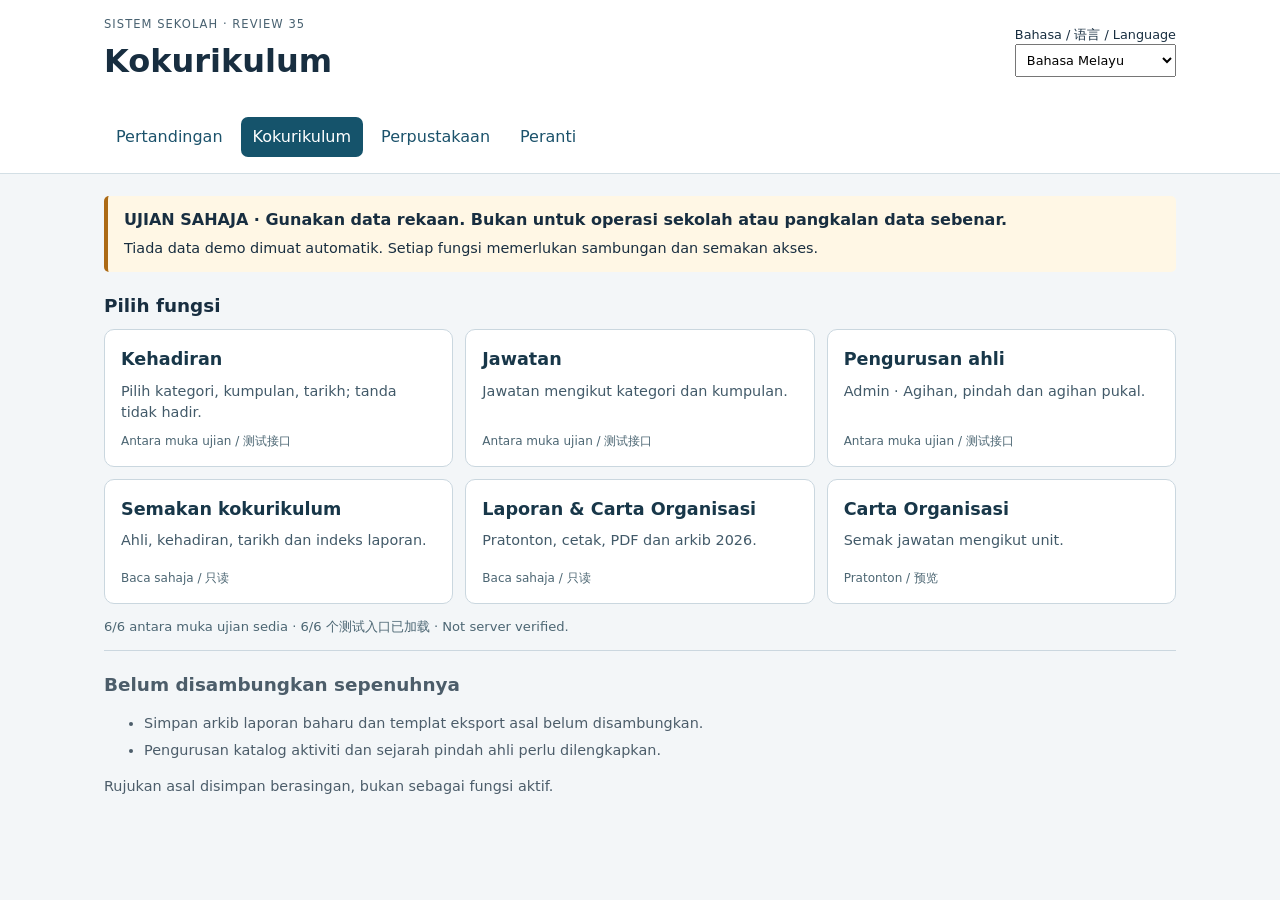
<file: live-test/Attendance_REVIEW.html>
<!doctype html><html lang="ms"><head><meta charset="utf-8"><meta name="viewport" content="width=device-width,initial-scale=1"><title>Kokurikulum | REVIEW</title><link rel="stylesheet" href="./unified34.css"><style>#p24-dialog{width:min(760px,95vw);max-height:90vh;border:0;border-radius:12px;padding:18px;color:#152d40}#p24-dialog::backdrop{background:#0e2438aa}#p24-dialog .p24-bar{display:flex;gap:8px;flex-wrap:wrap;margin:8px 0}#p24-dialog select,#p24-dialog input,#p24-dialog button{width:auto;max-width:100%;padding:9px;border:1px solid #a4b9c7;border-radius:6px}#p24-dialog button{background:#e9f2fa;color:#152d40;cursor:pointer}#p24-dialog button:disabled{opacity:.5;cursor:default}#p24-dialog .p24-row{display:flex;align-items:center;justify-content:space-between;gap:12px;padding:8px;border-bottom:1px solid #dde6ed}#p24-dialog small{display:block;color:#526678}#p24-dialog button[data-present="true"]{background:#dcfce7}#p24-dialog button[data-present="false"]{background:#fee2e2}#p24-dialog #p24-save{background:#176b4b;color:white}</style><style>#p27-dialog{width:min(760px,94vw);max-width:94vw;max-height:90vh;box-sizing:border-box;border:0;border-radius:12px;padding:16px;color:#152d40;overflow:auto}#p27-dialog::backdrop{background:#0e2438aa}#p27-dialog .p27-bar{display:flex;flex-wrap:wrap;gap:8px;margin:10px 0}#p27-dialog select,#p27-dialog input[type=search]{max-width:100%;min-width:0;padding:8px;border:1px solid #aab8c4;border-radius:6px}#p27-student,#p27-target{display:block;width:100%;margin:10px 0}#p27-dialog button{padding:8px 12px;border:1px solid #94a3b8;border-radius:7px;background:#f8fafc}#p27-dialog button:disabled{opacity:.45}#p27-dialog p{overflow-wrap:anywhere}#p27-dialog h2{font-size:1.2rem;font-weight:bold}</style></head><body><header><div class="top"><div><p class="eyebrow">SISTEM SEKOLAH · REVIEW 35</p><h1 data-ms="Kokurikulum" data-zh="课外活动" data-en="Co-curricular">Kokurikulum</h1></div><label class="language">Bahasa / 语言 / Language<select id="ui-language"><option value="ms">Bahasa Melayu</option><option value="zh">华文</option><option value="en">English</option></select></label></div><nav aria-label="Sistem"><a href="Competition_REVIEW.html" ><span data-ms="Pertandingan" data-zh="比赛系统" data-en="Competitions">Pertandingan</span></a><a href="Attendance_REVIEW.html" aria-current=page><span data-ms="Kokurikulum" data-zh="课外活动" data-en="Co-curricular">Kokurikulum</span></a><a href="Library_REVIEW.html" ><span data-ms="Perpustakaan" data-zh="图书馆" data-en="Library">Perpustakaan</span></a><a href="Device_REVIEW.html"><span data-ms="Peranti" data-zh="设备授权" data-en="Devices">Peranti</span></a></nav></header><main><aside class="notice" role="note"><span data-ms="UJIAN SAHAJA · Gunakan data rekaan. Bukan untuk operasi sekolah atau pangkalan data sebenar." data-zh="仅限测试：请使用虚构资料，不可用于学校正式业务或正式数据库。" data-en="TEST ONLY · Use fictional data. Not for production school operations or databases.">UJIAN SAHAJA · Gunakan data rekaan. Bukan untuk operasi sekolah atau pangkalan data sebenar.</span><p><span data-ms="Tiada data demo dimuat automatik. Setiap fungsi memerlukan sambungan dan semakan akses." data-zh="不自动载入离线演示资料；各功能需要连接并检查权限。" data-en="No demo data loads automatically. Each function requires a connection and access check.">Tiada data demo dimuat automatik. Setiap fungsi memerlukan sambungan dan semakan akses.</span></p></aside><h2><span data-ms="Pilih fungsi" data-zh="选择功能" data-en="Choose a function">Pilih fungsi</span></h2><div class="tiles"><button type="button" class="tile" id="p24-att-open" data-module="attendance24-panel.mjs" data-dialog="p24-dialog" disabled><strong data-ms="Kehadiran" data-zh="活动点名" data-en="Attendance">Kehadiran</strong><span data-ms="Pilih kategori, kumpulan, tarikh; tanda tidak hadir." data-zh="按类别、活动和日期选择，只点缺席。" data-en="Select category, group and date; mark absences.">Pilih kategori, kumpulan, tarikh; tanda tidak hadir.</span><small class="route-status" aria-live="polite">Antara muka ujian / 测试接口</small></button><button type="button" class="tile" id="p24-pos-open" data-module="attendance24-panel.mjs" data-dialog="p24-dialog" disabled><strong data-ms="Jawatan" data-zh="职位管理" data-en="Positions">Jawatan</strong><span data-ms="Jawatan mengikut kategori dan kumpulan." data-zh="各类别职位独立管理。" data-en="Independent positions by category and group.">Jawatan mengikut kategori dan kumpulan.</span><small class="route-status" aria-live="polite">Antara muka ujian / 测试接口</small></button><button type="button" class="tile" id="p27-open" data-module="membership27-panel.mjs" data-dialog="p27-dialog" disabled><strong data-ms="Pengurusan ahli" data-zh="会员管理" data-en="Membership">Pengurusan ahli</strong><span data-ms="Admin · Agihan, pindah dan agihan pukal." data-zh="管理员：分配、转组及批量分配。" data-en="Admin · Assign, transfer and bulk assign.">Admin · Agihan, pindah dan agihan pukal.</span><small class="route-status" aria-live="polite">Antara muka ujian / 测试接口</small></button><button type="button" class="tile" id="p20-open" data-module="dashboard-panel-v3.mjs" data-dialog="p20-dialog" disabled><strong data-ms="Semakan kokurikulum" data-zh="课外活动独立检查" data-en="Co-curricular checks">Semakan kokurikulum</strong><span data-ms="Ahli, kehadiran, tarikh dan indeks laporan." data-zh="会员、出席、日期及报告索引。" data-en="Members, attendance, dates and report index.">Ahli, kehadiran, tarikh dan indeks laporan.</span><small class="route-status" aria-live="polite">Baca sahaja / 只读</small></button><button type="button" class="tile" id="p35-open" data-module="reports-entry-v3.mjs" data-dialog="p35-dialog" disabled><strong data-ms="Laporan &amp; Carta Organisasi" data-zh="活动报告与组织图" data-en="Activity reports &amp; organisation charts">Laporan &amp; Carta Organisasi</strong><span data-ms="Pratonton, cetak, PDF dan arkib 2026." data-zh="预览、打印、PDF及2026归档。" data-en="Preview, print, PDF and 2026 archive.">Pratonton, cetak, PDF dan arkib 2026.</span><small class="route-status">Baca sahaja / 只读</small></button><button type="button" class="tile" id="p35-chart-open" data-module="reports-entry-v3.mjs" data-dialog="p35-dialog" disabled><strong data-ms="Carta Organisasi" data-zh="组织图" data-en="Organisation chart">Carta Organisasi</strong><span data-ms="Semak jawatan mengikut unit." data-zh="按活动组查看职位。" data-en="Review positions by group.">Semak jawatan mengikut unit.</span><small class="route-status">Pratonton / 预览</small></button></div><p id="shell-status" role="status">Memuat antara muka… / 正在加载界面</p><section class="pending"><h2><span data-ms="Belum disambungkan sepenuhnya" data-zh="尚未完全接通" data-en="Not fully connected">Belum disambungkan sepenuhnya</span></h2><ul><li><span data-ms="Simpan arkib laporan baharu dan templat eksport asal belum disambungkan." data-zh="新报告归档保存及原版导出模板尚未接通。" data-en="New report archive saving and original export templates are not connected.">Simpan arkib laporan baharu dan templat eksport asal belum disambungkan.</span></li><li><span data-ms="Pengurusan katalog aktiviti dan sejarah pindah ahli perlu dilengkapkan." data-zh="活动目录管理和转组历史仍需完善。" data-en="Activity catalogue management and transfer history remain incomplete.">Pengurusan katalog aktiviti dan sejarah pindah ahli perlu dilengkapkan.</span></li></ul><p><span data-ms="Rujukan asal disimpan berasingan, bukan sebagai fungsi aktif." data-zh="原版参考文件另存，不当作可用业务入口。" data-en="Original references are stored separately, not as active operations.">Rujukan asal disimpan berasingan, bukan sebagai fungsi aktif.</span></p></section></main><dialog id="p20-dialog" style="position:fixed;inset:0;margin:auto;width:min(1100px,96vw);height:90vh;max-width:96vw;background:white;color:#172b4d;padding:16px;border:1px solid #b8c6d0;border-radius:10px;z-index:10000;overflow:auto;font:14px system-ui">
<div data-scope="attendance" id="p20-root"></div></dialog><dialog id="p24-dialog"><div id="p24-root"></div></dialog><dialog id="p27-dialog"><div id="p27-root"></div></dialog><dialog id="p35-dialog"><div id="p35-root"></div></dialog><script type="module" src="./school-shell-v3.mjs"></script></body></html>
</file>
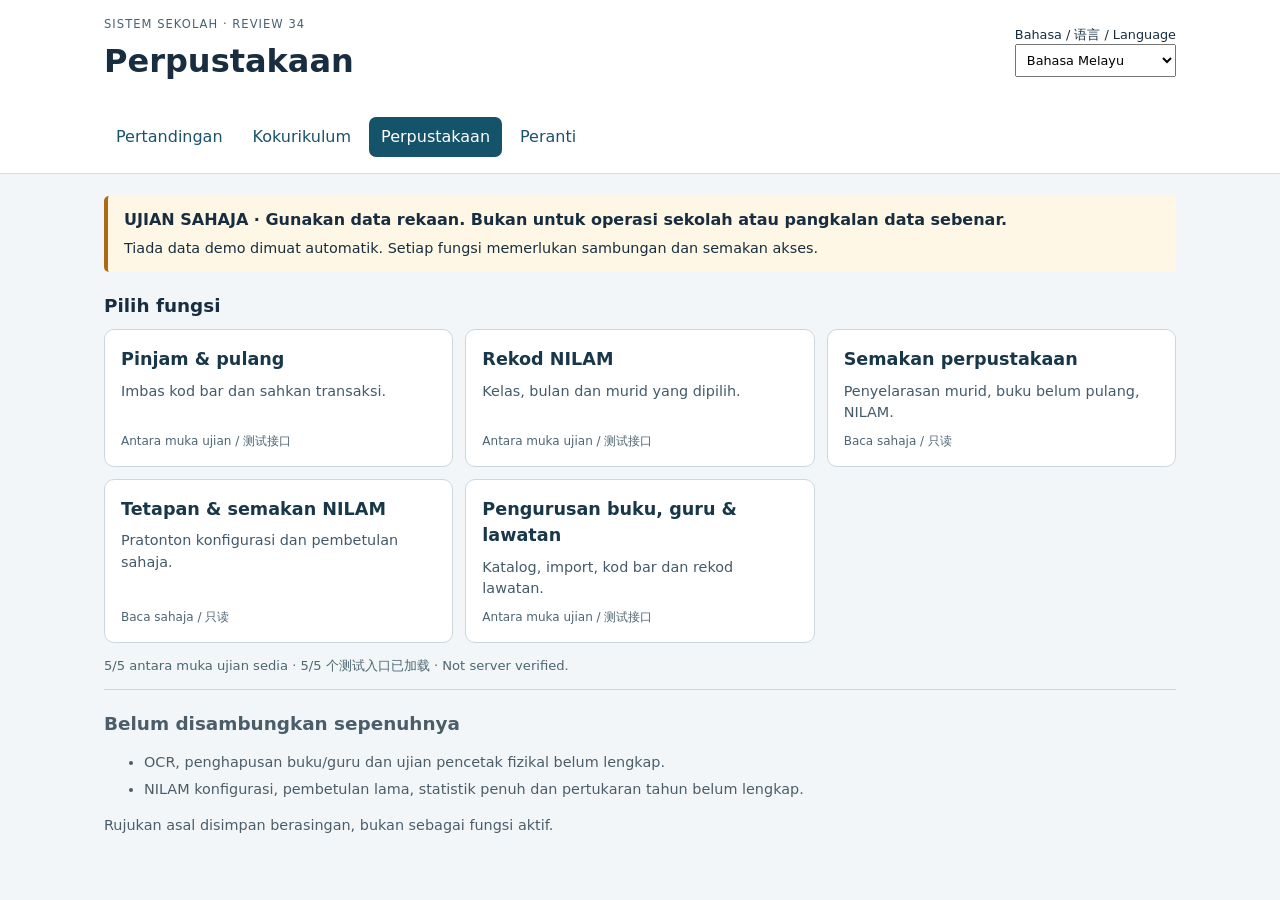
<file: live-test/Library_REVIEW.html>
<!doctype html><html lang="ms"><head><meta charset="utf-8"><meta name="viewport" content="width=device-width,initial-scale=1"><title>Perpustakaan | REVIEW</title><link rel="stylesheet" href="./unified34.css"><style>#p26-dialog{box-sizing:border-box;position:fixed;inset:0;margin:auto;width:min(1000px,94vw);max-width:94vw;height:88vh;overflow:auto;padding:16px;background:white;color:#162c40;border:1px solid #9eafbb;border-radius:10px;font:15px system-ui}#p26-root .p26-bar{display:flex;flex-wrap:wrap;gap:8px;margin:10px 0;align-items:end}#p26-root [hidden]{display:none!important}#p26-root button,#p26-root input,#p26-root select{border:1px solid #8797a5;border-radius:6px;padding:8px;max-width:100%;min-width:0}#p26-root button{background:#164e63;color:white}#p26-root button:disabled{opacity:.45}#p26-root label{display:flex;flex-direction:column;gap:3px}#p26-root input[type=number]{width:95px}#p26-root fieldset{border:1px solid #aebbc4;border-radius:6px;padding:10px;margin:12px 0}#p26-root h2{font-size:22px;font-weight:bold}</style><style>#p30-dialog{box-sizing:border-box;position:fixed;inset:0;margin:auto;width:min(1000px,94vw);max-width:94vw;height:88vh;overflow:auto;padding:16px;background:white;color:#162c40;border:1px solid #9eafbb;border-radius:10px;font:15px system-ui}#p30-root [hidden]{display:none!important}#p30-root .p30-grid{display:grid;grid-template-columns:repeat(auto-fit,minmax(min(230px,100%),1fr));gap:10px}#p30-root fieldset{min-width:0;padding:10px;border:1px solid #aab8c4;border-radius:6px}#p30-root label{display:flex;flex-direction:column;margin:8px 0;min-width:0}#p30-root button,#p30-root input,#p30-root select{box-sizing:border-box;border:1px solid #8797a5;border-radius:6px;padding:8px;max-width:100%;min-width:0;background:white;color:#162c40}#p30-root button{margin:4px;cursor:pointer}#p30-root button:disabled{opacity:.5;cursor:not-allowed}#p30-root table{border-collapse:collapse;width:100%;font-size:13px}#p30-root td,#p30-root th{border:1px solid #cbd5e1;padding:6px;overflow-wrap:anywhere}#p30-results{overflow:auto}</style><style>#p37-dialog{box-sizing:border-box;position:fixed;inset:0;margin:auto;width:min(1100px,94vw);max-width:94vw;height:88vh;overflow:auto;padding:14px;background:white;color:#162c40;border:1px solid #9eafbb;border-radius:10px;font:14px system-ui}#p37-root [hidden]{display:none!important}#p37-root .p37-bar{display:flex;flex-wrap:wrap;gap:8px;align-items:end;margin:8px 0}#p37-root .p37-grid{display:grid;grid-template-columns:repeat(auto-fit,minmax(min(180px,100%),1fr));gap:8px}#p37-root input,#p37-root select,#p37-root button{box-sizing:border-box;max-width:100%;min-width:0;border:1px solid #8797a5;border-radius:6px;padding:7px;background:white;color:#16334b}#p37-root button{cursor:pointer}#p37-root button:disabled{opacity:.5}#p37-root label{display:flex;flex-direction:column;gap:3px;min-width:0;max-width:100%}#p37-root table{border-collapse:collapse;width:100%;font-size:12px}#p37-root td,#p37-root th{border:1px solid #cbd5e1;padding:6px;overflow-wrap:anywhere}#p37-root fieldset{min-width:0;margin:10px 0;padding:10px}#p37-rows{overflow:auto}#p37-skip{width:80px}</style></head><body><header><div class="top"><div><p class="eyebrow">SISTEM SEKOLAH · REVIEW 34</p><h1 data-ms="Perpustakaan" data-zh="图书馆" data-en="Library">Perpustakaan</h1></div><label class="language">Bahasa / 语言 / Language<select id="ui-language"><option value="ms">Bahasa Melayu</option><option value="zh">华文</option><option value="en">English</option></select></label></div><nav aria-label="Sistem"><a href="Competition_REVIEW.html" ><span data-ms="Pertandingan" data-zh="比赛系统" data-en="Competitions">Pertandingan</span></a><a href="Attendance_REVIEW.html" ><span data-ms="Kokurikulum" data-zh="课外活动" data-en="Co-curricular">Kokurikulum</span></a><a href="Library_REVIEW.html" aria-current=page><span data-ms="Perpustakaan" data-zh="图书馆" data-en="Library">Perpustakaan</span></a><a href="Device_REVIEW.html"><span data-ms="Peranti" data-zh="设备授权" data-en="Devices">Peranti</span></a></nav></header><main><aside class="notice" role="note"><span data-ms="UJIAN SAHAJA · Gunakan data rekaan. Bukan untuk operasi sekolah atau pangkalan data sebenar." data-zh="仅限测试：请使用虚构资料，不可用于学校正式业务或正式数据库。" data-en="TEST ONLY · Use fictional data. Not for production school operations or databases.">UJIAN SAHAJA · Gunakan data rekaan. Bukan untuk operasi sekolah atau pangkalan data sebenar.</span><p><span data-ms="Tiada data demo dimuat automatik. Setiap fungsi memerlukan sambungan dan semakan akses." data-zh="不自动载入离线演示资料；各功能需要连接并检查权限。" data-en="No demo data loads automatically. Each function requires a connection and access check.">Tiada data demo dimuat automatik. Setiap fungsi memerlukan sambungan dan semakan akses.</span></p></aside><h2><span data-ms="Pilih fungsi" data-zh="选择功能" data-en="Choose a function">Pilih fungsi</span></h2><div class="tiles"><button type="button" class="tile" id="p26-loan-open" data-module="library26-panel.mjs" data-dialog="p26-dialog" disabled><strong data-ms="Pinjam &amp; pulang" data-zh="借书与还书" data-en="Borrow &amp; return">Pinjam & pulang</strong><span data-ms="Imbas kod bar dan sahkan transaksi." data-zh="扫描条码并确认事务。" data-en="Scan barcodes and confirm transaction.">Imbas kod bar dan sahkan transaksi.</span><small class="route-status" aria-live="polite">Antara muka ujian / 测试接口</small></button><button type="button" class="tile" id="p26-nilam-open" data-module="library26-panel.mjs" data-dialog="p26-dialog" disabled><strong data-ms="Rekod NILAM" data-zh="NILAM 填写" data-en="NILAM records">Rekod NILAM</strong><span data-ms="Kelas, bulan dan murid yang dipilih." data-zh="班级、月份及勾选学生。" data-en="Class, month and selected pupils.">Kelas, bulan dan murid yang dipilih.</span><small class="route-status" aria-live="polite">Antara muka ujian / 测试接口</small></button><button type="button" class="tile" id="p20-open" data-module="dashboard-panel-v3.mjs" data-dialog="p20-dialog" disabled><strong data-ms="Semakan perpustakaan" data-zh="图书馆独立检查" data-en="Library checks">Semakan perpustakaan</strong><span data-ms="Penyelarasan murid, buku belum pulang, NILAM." data-zh="名单同步、未还书与 NILAM。" data-en="Roster sync, outstanding loans and NILAM.">Penyelarasan murid, buku belum pulang, NILAM.</span><small class="route-status" aria-live="polite">Baca sahaja / 只读</small></button><button type="button" class="tile" id="p30-open" data-module="nilam30-panel.mjs" data-dialog="p30-dialog" disabled><strong data-ms="Tetapan &amp; semakan NILAM" data-zh="NILAM 设置与修正预览" data-en="NILAM settings &amp; reconciliation">Tetapan & semakan NILAM</strong><span data-ms="Pratonton konfigurasi dan pembetulan sahaja." data-zh="仅配置及旧月份修正预览。" data-en="Configuration and correction preview only.">Pratonton konfigurasi dan pembetulan sahaja.</span><small class="route-status" aria-live="polite">Baca sahaja / 只读</small></button><button type="button" class="tile" id="p37-open" data-module="library37-panel.mjs" data-dialog="p37-dialog" disabled><strong data-ms="Pengurusan buku, guru &amp; lawatan" data-zh="书籍、教职工与进馆管理" data-en="Books, staff &amp; visits">Pengurusan buku, guru &amp; lawatan</strong><span data-ms="Katalog, import, kod bar dan rekod lawatan." data-zh="书籍目录、导入、条码与进馆记录。" data-en="Catalogue, import, barcodes and visits.">Katalog, import, kod bar dan rekod lawatan.</span><small class="route-status" aria-live="polite">Antara muka ujian / 测试接口</small></button></div><p id="shell-status" role="status">Memuat antara muka… / 正在加载界面</p><section class="pending"><h2><span data-ms="Belum disambungkan sepenuhnya" data-zh="尚未完全接通" data-en="Not fully connected">Belum disambungkan sepenuhnya</span></h2><ul><li><span data-ms="OCR, penghapusan buku/guru dan ujian pencetak fizikal belum lengkap." data-zh="OCR、书籍/教职工安全删除及实际打印机尚未验收。" data-en="OCR, safe book/staff deletion and physical printer tests remain incomplete.">OCR, penghapusan buku/guru dan ujian pencetak fizikal belum lengkap.</span></li><li><span data-ms="NILAM konfigurasi, pembetulan lama, statistik penuh dan pertukaran tahun belum lengkap." data-zh="NILAM 自定义、旧月修正、完整统计及年度同步尚未完成。" data-en="NILAM configuration, corrections, complete statistics and year sync remain incomplete.">NILAM konfigurasi, pembetulan lama, statistik penuh dan pertukaran tahun belum lengkap.</span></li></ul><p><span data-ms="Rujukan asal disimpan berasingan, bukan sebagai fungsi aktif." data-zh="原版参考文件另存，不当作可用业务入口。" data-en="Original references are stored separately, not as active operations.">Rujukan asal disimpan berasingan, bukan sebagai fungsi aktif.</span></p></section></main><dialog id="p20-dialog" style="position:fixed;inset:0;margin:auto;width:min(1100px,96vw);height:90vh;max-width:96vw;background:white;color:#172b4d;padding:16px;border:1px solid #b8c6d0;border-radius:10px;z-index:10000;overflow:auto;font:14px system-ui">
<div data-scope="library" id="p20-root"></div></dialog><dialog id="p26-dialog"><div id="p26-root"></div></dialog><dialog id="p30-dialog"><div id="p30-root"></div></dialog><dialog id="p37-dialog"><div id="p37-root"></div></dialog><script type="module" src="./school-shell-v3.mjs"></script></body></html>
</file>
<file: live-test/unified34.css>
:root{font:16px/1.5 system-ui,-apple-system,"Segoe UI",sans-serif;color:#182e40;background:#f3f6f8;color-scheme:light}*{box-sizing:border-box}body{margin:0}header{background:#fff;border-bottom:1px solid #d3dfe5}header .top,header nav,main{max-width:1120px;margin:auto;padding:16px 24px}header .top{display:flex;align-items:center;justify-content:space-between;gap:16px}h1{font-size:clamp(1.4rem,4vw,2rem);margin:0}.eyebrow{font-size:.72rem;letter-spacing:.09em;color:#486170;margin:0 0 4px}.language{font-size:.8rem;display:flex;flex-direction:column}select,input,button{font:inherit;max-width:100%}select{padding:7px;min-width:0}nav{display:flex;flex-wrap:wrap;gap:6px}nav a{color:#1b526b;text-decoration:none;padding:8px 12px;border-radius:7px}nav a[aria-current=page]{background:#15536b;color:white}main{padding-top:22px}h2{font-size:1.15rem;margin:20px 0 10px}.notice{border-left:4px solid #ac6a15;background:#fff7e5;padding:12px 16px;font-weight:600;border-radius:5px}.notice p{margin:6px 0 0;font-weight:400;font-size:.9rem}.tiles{display:grid;grid-template-columns:repeat(auto-fit,minmax(min(100%,260px),1fr));gap:12px}.tile{text-align:left;display:flex;flex-direction:column;align-items:flex-start;gap:8px;min-height:125px;padding:16px;border:1px solid #cad7df;border-radius:10px;background:white;color:#183749;cursor:pointer}.tile strong{font-size:1.1rem}.tile span{font-size:.9rem;color:#425a69}.tile small{font-size:.75rem;margin-top:auto;color:#4c6673}.tile:disabled{opacity:.6;cursor:not-allowed}.tile:not(:disabled):hover{border-color:#15536b;background:#f9fdff}.tile:focus-visible,a:focus-visible,button:focus-visible{outline:3px solid #1978af;outline-offset:2px}.pending{border-top:1px solid #cbd7df;font-size:.9rem;color:#4c5d6a}.pending li{margin:5px 0}#shell-status{font-size:.82rem;color:#4c6673}dialog{box-sizing:border-box;max-width:94vw;max-height:90vh;overflow:auto;border:1px solid #bacbd7;border-radius:10px;overflow-wrap:anywhere;color:#182e40;background:white}dialog::backdrop{background:#10283eb8}dialog [hidden]{display:none!important}dialog input,dialog select,dialog button{max-width:100%}dialog table{width:100%;border-collapse:collapse}dialog td,dialog th{text-align:left;padding:5px;border-bottom:1px solid #dce4e9}.btn,#p-master-close{padding:8px 12px;background:#1b607c;color:white;border:0;border-radius:6px;margin:3px;cursor:pointer}.btn:disabled,#p-master-close:disabled{opacity:.5;cursor:not-allowed}#p-master-dialog{width:min(94vw,900px);padding:16px}.master-top{display:flex;justify-content:space-between;align-items:center;gap:8px}.master-top h2{margin:0}#annual29-root{border-top:1px solid #cbd7df;margin-top:20px;padding-top:10px}#p-master-dialog input[type=file]{display:block;margin:10px 0}@media(max-width:520px){header .top,header nav,main{padding-left:14px;padding-right:14px}.top{align-items:flex-start!important}.language select{font-size:.8rem}nav a{padding:7px 9px}.tile{min-height:105px}.master-top{flex-wrap:wrap}}

#p35-dialog{width:min(900px,calc(100vw - 24px));max-height:90vh;overflow:auto}#p35-root{padding:12px;display:grid;gap:8px}#p35-root label{display:grid;gap:4px}#p35-root select,#p35-root textarea,#p35-root input:not([type=checkbox]){width:100%;min-width:0;padding:8px;font:inherit}#p35-root textarea{min-height:70px}#p35-root button{padding:9px}#p35-choices{max-height:250px;overflow:auto}#p35-choices label{display:flex;gap:8px;align-items:center;padding:5px;overflow-wrap:anywhere}#p35-root [hidden]{display:none!important}
</file>
